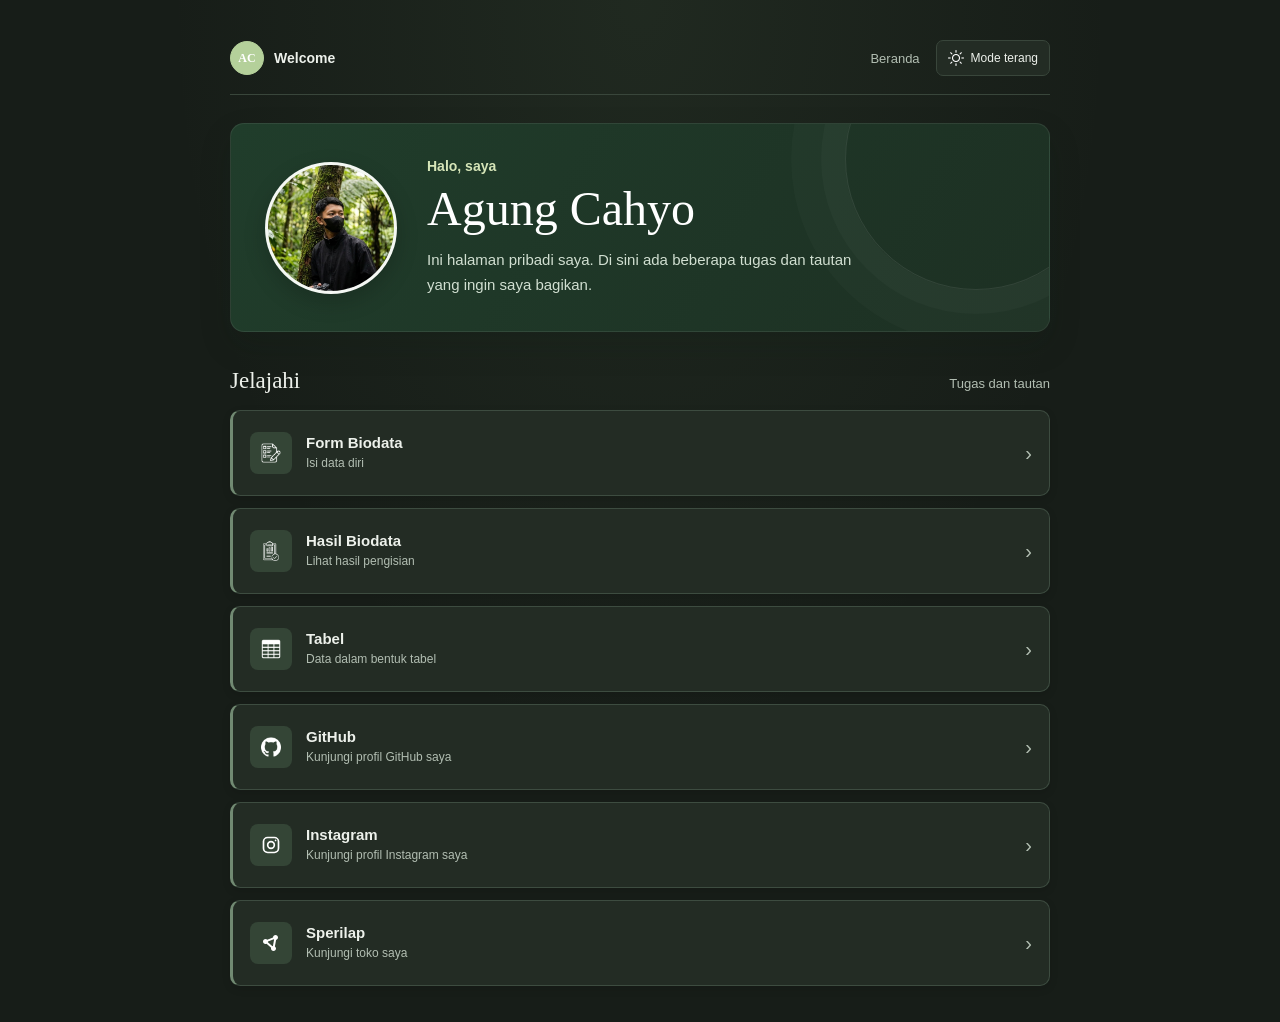
<file: index.html>
<!DOCTYPE html>
<html lang="id">
<head>
    <meta charset="UTF-8">
    <meta name="viewport" content="width=device-width, initial-scale=1.0">
    <title>Agung Cahyo | Menu Biodata</title>
    <link rel="stylesheet" href="style.css">
    <script src="script.js" defer></script>
</head>
<body>

    <div
        class="loading-screen"
        id="loading-screen"
        role="status"
        aria-label="Memuat halaman"
    >
        <span class="loading-logo" aria-hidden="true">AC</span>
        <div class="loading-track" aria-hidden="true">
            <div class="loading-progress"></div>
        </div>
    </div>

    <main class="container">
        <header class="topbar">
            <div class="brand">
                <button
                    class="brand-mark"
                    id="dark-mode-trigger"
                    type="button"
                    aria-label="Aktifkan mode gelap"
                    title="Aktifkan mode gelap"
                >
                    AC
                </button>
                <span>Welcome</span>
            </div>

            <div class="header-actions">
                <span class="status">Beranda</span>
                <button class="theme-toggle" id="theme-toggle" type="button" aria-pressed="false">
                    <span class="theme-toggle-icon" aria-hidden="true">
                        <img src="moon-icon.png" alt="">
                    </span>
                    <span class="theme-toggle-label" id="theme-toggle-label">Mode gelap</span>
                </button>
            </div>
        </header>

        <section class="profile" aria-labelledby="profile-title">
            <div class="photo-picker">
                <img id="profile-image" src="ac02.jpeg" alt="Foto profil Agung Cahyo">
            </div>

            <div>
                <p class="eyebrow">Halo, saya</p>
                <h1 id="profile-title">Agung Cahyo</h1>
                <p class="profile-copy">Ini halaman pribadi saya. Di sini ada beberapa tugas dan tautan yang ingin saya bagikan.</p>
            </div>
        </section>

        <section class="menu-section" aria-labelledby="menu-title">
            <div class="section-heading">
                <h2 id="menu-title">Jelajahi</h2>
                <span>Tugas dan tautan</span>
            </div>

            <nav class="menu-list" aria-label="Menu utama">
                <a href="form_biodata.html" class="menu-item">
                    <span class="menu-icon" aria-hidden="true">
                        <img class="menu-icon-image" src="form-biodata.png" alt="">
                    </span>
                    <span class="menu-copy">
                        <span class="menu-label">Form Biodata</span>
                        <span class="menu-description">Isi data diri</span>
                    </span>
                    <span class="menu-arrow" aria-hidden="true">&rsaquo;</span>
                </a>
                <a href="hasil_biodata.html" class="menu-item">
                    <span class="menu-icon" aria-hidden="true">
                        <img class="menu-icon-image" src="hasil-biodata.png" alt="">
                    </span>
                    <span class="menu-copy">
                        <span class="menu-label">Hasil Biodata</span>
                        <span class="menu-description">Lihat hasil pengisian</span>
                    </span>
                    <span class="menu-arrow" aria-hidden="true">&rsaquo;</span>
                </a>
                <a href="tabel.html" class="menu-item">
                    <span class="menu-icon" aria-hidden="true">
                        <img class="menu-icon-image" src="tabel.png" alt="">
                    </span>
                    <span class="menu-copy">
                        <span class="menu-label">Tabel</span>
                        <span class="menu-description">Data dalam bentuk tabel</span>
                    </span>
                    <span class="menu-arrow" aria-hidden="true">&rsaquo;</span>
                </a>
                <a
                    href="https://github.com/AgungCahyo02"
                    class="menu-item"
                    target="_blank"
                    rel="noopener noreferrer"
                >
                    <span class="menu-icon" aria-hidden="true">
                        <img class="menu-icon-image" src="github-icon.png" alt="">
                    </span>
                    <span class="menu-copy">
                        <span class="menu-label">GitHub</span>
                        <span class="menu-description">Kunjungi profil GitHub saya</span>
                    </span>
                    <span class="menu-arrow" aria-hidden="true">&rsaquo;</span>
                </a>
                <a
                    href="https://www.instagram.com/ac02321?stkn=aDN0aTdsM3E1M2xr"
                    class="menu-item"
                    target="_blank"
                    rel="noopener noreferrer"
                >
                    <span class="menu-icon" aria-hidden="true">
                        <img class="menu-icon-image" src="instagram-icon.svg" alt="">
                    </span>
                    <span class="menu-copy">
                        <span class="menu-label">Instagram</span>
                        <span class="menu-description">Kunjungi profil Instagram saya</span>
                    </span>
                    <span class="menu-arrow" aria-hidden="true">&rsaquo;</span>
                </a>
                <a
                    href="https://katalog-sperilap.vercel.app/"
                    class="menu-item"
                    target="_blank"
                    rel="noopener noreferrer"
                >
                    <span class="menu-icon" aria-hidden="true">
                        <img class="menu-icon-image" src="web-ico.svg" alt="">
                    </span>
                    <span class="menu-copy">
                        <span class="menu-label">Sperilap</span>
                        <span class="menu-description">Kunjungi toko saya</span>
                    </span>
                    <span class="menu-arrow" aria-hidden="true">&rsaquo;</span>
                </a>
            </nav>
        </section>
    </main>

</body>
</html>
</file>
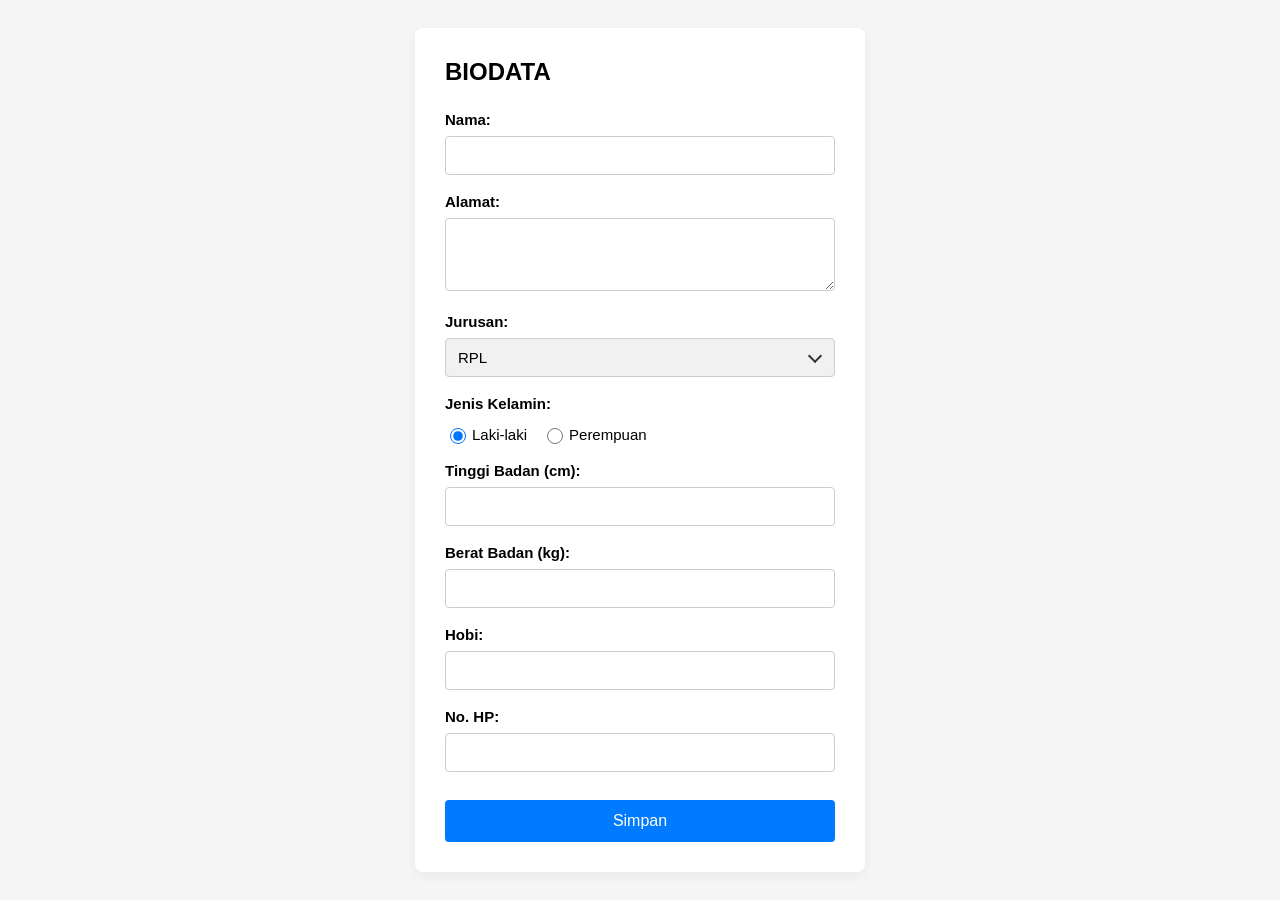
<file: form_biodata.html>
<!DOCTYPE html>
<html lang="id">
<head>
    <meta charset="UTF-8">
    <meta name="viewport" content="width=device-width, initial-scale=1.0">
    <title>Biodata Form</title>
    <style>
        * {
            box-sizing: border-box;
            font-family: -apple-system, BlinkMacSystemFont, "Segoe UI", Roboto, Arial, sans-serif;
        }
        body {
            background-color: #f5f5f5;
            display: flex;
            justify-content: center;
            align-items: center;
            min-height: 100vh;
            margin: 0;
            padding: 20px;
        }
        .card {
            background: #ffffff;
            width: 100%;
            max-width: 450px;
            padding: 30px;
            border-radius: 8px;
            box-shadow: 0 4px 12px rgba(0,0,0,0.05);
        }
        h1 {
            font-size: 24px;
            font-weight: 700;
            margin-top: 0;
            margin-bottom: 25px;
        }
        .form-group {
            margin-bottom: 18px;
        }
        label {
            display: block;
            font-weight: 700;
            margin-bottom: 8px;
            font-size: 15px;
        }
        input[type="text"],
        input[type="number"],
        textarea {
            width: 100%;
            padding: 10px 12px;
            border: 1px solid #ccc;
            border-radius: 4px;
            font-size: 15px;
            outline: none;
            background: #fff;
        }
        
        .select-wrapper {
            position: relative;
            width: 100%;
        }
        .select-wrapper select {
            width: 100%;
            padding: 10px 12px;
            border: 1px solid #ccc;
            border-radius: 4px;
            font-size: 15px;
            outline: none;
            background: #f1f1f1;
            -webkit-appearance: none;
            -moz-appearance: none;
            appearance: none;
            cursor: pointer;
            padding-right: 35px;
        }
        .select-wrapper::after {
            content: "";
            position: absolute;
            right: 15px;
            top: 50%;
            transform: translateY(-50%);
            width: 8px;
            height: 8px;
            border-right: 2px solid #333;
            border-bottom: 2px solid #333;
            transform: translateY(-70%) rotate(45deg);
            pointer-events: none;
        }

        input:focus, textarea:focus, .select-wrapper select:focus {
            border-color: #007bff;
        }
        .radio-group {
            display: flex;
            gap: 15px;
            align-items: center;
            padding-top: 5px;
        }
        .radio-label {
            display: flex;
            align-items: center;
            font-weight: normal;
            font-size: 15px;
            cursor: pointer;
            margin: 0;
        }
        .radio-label input {
            margin-right: 6px;
            width: 16px;
            height: 16px;
        }
        .btn-submit {
            width: 100%;
            background-color: #007bff;
            color: white;
            border: none;
            padding: 12px;
            font-size: 16px;
            font-weight: 500;
            border-radius: 4px;
            cursor: pointer;
            margin-top: 10px;
        }
        .btn-submit:hover {
            background-color: #0056b3;
        }
    </style>
</head>
<body>

    <div class="card">
        <h1>BIODATA</h1>

        <form id="biodataForm">
            <div class="form-group">
                <label>Nama:</label>
                <input type="text" id="nama" required>
            </div>

            <div class="form-group">
                <label>Alamat:</label>
                <textarea id="alamat" rows="3" required></textarea>
            </div>

            <div class="form-group">
                <label>Jurusan:</label>
                <div class="select-wrapper">
                    <select id="jurusan">
                        <option value="RPL">RPL</option>
                        <option value="TKJ">TKJ</option>
                        <option value="TSM">TSM</option>
                        <option value="TEI">TEI</option>
                        <option value="TKR">TKR</option>
                    </select>
                </div>
            </div>

            <div class="form-group">
                <label>Jenis Kelamin:</label>
                <div class="radio-group">
                    <label class="radio-label">
                        <input type="radio" name="jk" value="Laki-laki" checked> Laki-laki
                    </label>
                    <label class="radio-label">
                        <input type="radio" name="jk" value="Perempuan"> Perempuan
                    </label>
                </div>
            </div>

            <div class="form-group">
                <label>Tinggi Badan (cm):</label>
                <input type="number" id="tinggi" required>
            </div>

            <div class="form-group">
                <label>Berat Badan (kg):</label>
                <input type="number" id="berat" required>
            </div>

            <div class="form-group">
                <label>Hobi:</label>
                <input type="text" id="hobi" required>
            </div>

            <div class="form-group">
                <label>No. HP:</label>
                <input type="text" id="nohp">
            </div>

            <button type="submit" class="btn-submit">Simpan</button>
        </form>
    </div>

    <script>
        const form = document.getElementById('biodataForm');
        const nohpInput = document.getElementById('nohp');

        nohpInput.addEventListener('input', function() {
            let val = this.value.replace(/\D/g, ''); 
            if (val.length > 13) {
                val = val.substring(0, 13);
            }
            this.value = val;
        });

        form.addEventListener('submit', function(e) {
            e.preventDefault();

            const dataBiodata = {
                nama: document.getElementById('nama').value,
                alamat: document.getElementById('alamat').value,
                jurusan: document.getElementById('jurusan').value,
                jk: document.querySelector('input[name="jk"]:checked').value,
                tinggi: document.getElementById('tinggi').value,
                berat: document.getElementById('berat').value,
                hobi: document.getElementById('hobi').value,
                nohp: nohpInput.value
            };

            localStorage.setItem('biodata', JSON.stringify(dataBiodata));
            window.location.href = 'hasil_biodata.html';
        });
    </script>
</body>
</html>
</file>
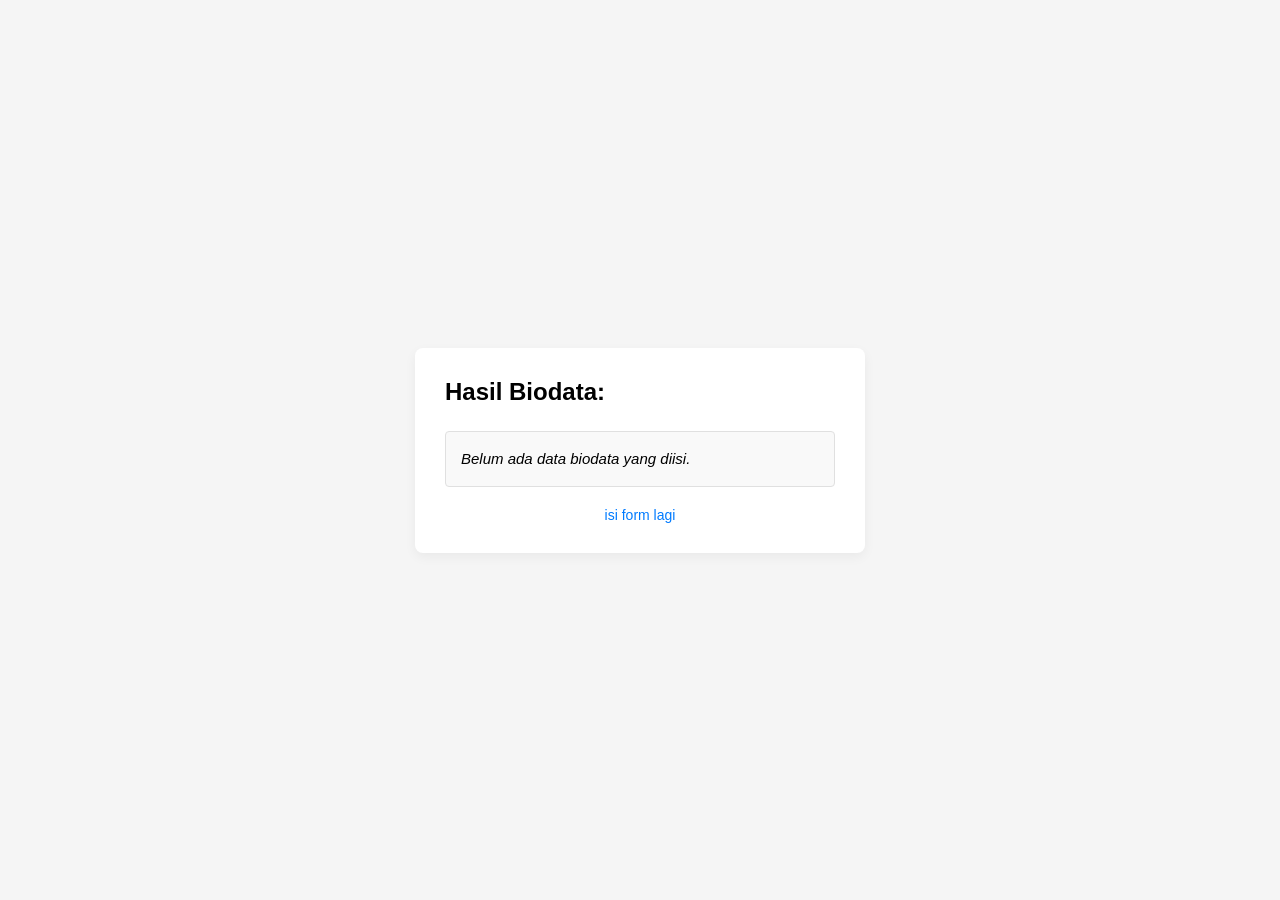
<file: hasil_biodata.html>
<!DOCTYPE html>
<html lang="id">
<head>
    <meta charset="UTF-8">
    <meta name="viewport" content="width=device-width, initial-scale=1.0">
    <title>Hasil Biodata</title>
    <style>
        * {
            box-sizing: border-box;
            font-family: -apple-system, BlinkMacSystemFont, "Segoe UI", Roboto, Arial, sans-serif;
        }
        body {
            background-color: #f5f5f5;
            display: flex;
            justify-content: center;
            align-items: center;
            min-height: 100vh;
            margin: 0;
            padding: 20px;
        }
        .card {
            background: #ffffff;
            width: 100%;
            max-width: 450px;
            padding: 30px;
            border-radius: 8px;
            box-shadow: 0 4px 12px rgba(0,0,0,0.05);
        }
        h1 {
            font-size: 24px;
            font-weight: 700;
            margin-top: 0;
            margin-bottom: 25px;
        }
        .result-box {
            background: #f9f9f9;
            border: 1px solid #e0e0e0;
            padding: 15px;
            border-radius: 4px;
            margin-bottom: 20px;
            font-size: 15px;
            line-height: 1.6;
        }
        .btn-reset {
            display: block;
            text-align: center;
            color: #007bff;
            text-decoration: none;
            font-size: 14px;
            font-weight: 500;
            cursor: pointer;
        }
        .btn-reset:hover {
            text-decoration: underline;
        }
    </style>
</head>
<body>

    <div class="card">
        <h1>Hasil Biodata:</h1>

        <div class="result-box" id="outputTeks"></div>

        <a href="form_biodata.html" class="btn-reset">isi form lagi</a>
    </div>

    <script>
        const outputTeks = document.getElementById('outputTeks');
        const dataMentah = localStorage.getItem('biodata');

        if (dataMentah) {
            const data = JSON.parse(dataMentah);
            outputTeks.innerHTML = `
                <b>Nama:</b> ${data.nama}<br>
                <b>Alamat:</b> ${data.alamat}<br>
                <b>Jurusan:</b> ${data.jurusan}<br>
                <b>Jenis Kelamin:</b> ${data.jk}<br>
                <b>Tinggi Badan:</b> ${data.tinggi} cm<br>
                <b>Berat Badan:</b> ${data.berat} kg<br>
                <b>Hobi:</b> ${data.hobi}<br>
                <b>No. HP:</b> ${data.nohp}
            `;
        } else {
            outputTeks.innerHTML = `<i>Belum ada data biodata yang diisi.</i>`;
        }
    </script>
</body>
</html>
</file>
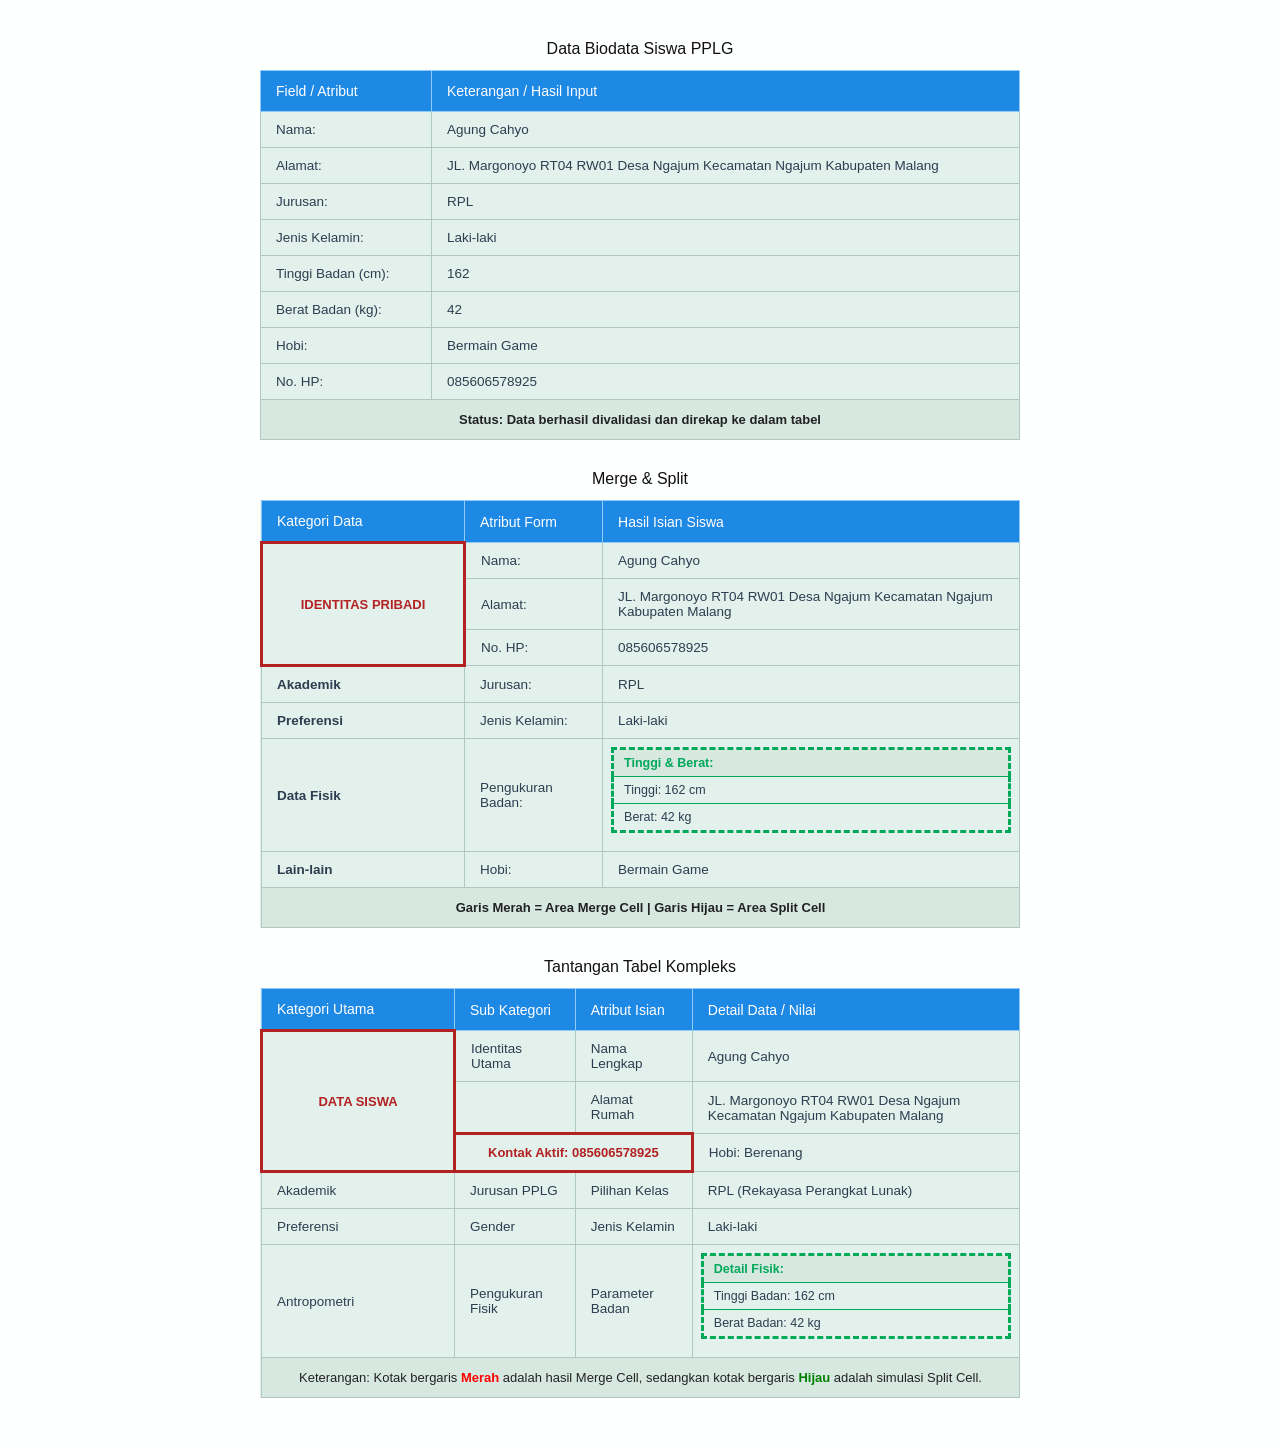
<file: tabel.html>
<!DOCTYPE html>
<html lang="id">
<head>
    <meta charset="UTF-8">
    <meta name="viewport" content="width=device-width, initial-scale=1.0">
    <title>Biodata Siswa PPLG</title>
    <style>
        body {
            font-family: Arial, sans-serif;
            background-color: #feffff;
            margin: 0;
            padding: 40px 20px;
            display: flex;
            justify-content: center;
        }
        .wrapper {
            width: 760px;
        }
        h2, .sub-judul {
            text-align: center;
            font-size: 16px;
            color: #111;
            margin-top: 30px;
            margin-bottom: 12px;
            font-weight: normal;
        }
        h2:first-of-type {
            margin-top: 0;
        }
        table {
            width: 100%;
            border-collapse: collapse;
            background-color: #e3f1ec;
            margin-bottom: 10px;
        }
        th {
            background-color: #1e88e5;
            color: white;
            border: 1px solid #90caf9;
            padding: 12px 15px;
            text-align: left;
            font-size: 14px;
            font-weight: normal;
        }
        td {
            border: 1px solid #b0c9c0;
            padding: 10px 15px;
            color: #2c3e50;
            font-size: 13.5px;
            vertical-align: middle;
        }
        .tabel-utama td:first-child {
            width: 140px;
        }
        .cell-merge {
            border: 3px solid #b22222 !important;
            text-align: center;
            font-weight: bold;
            color: #b22222;
            font-size: 13px;
        }
        .cell-merge span {
            font-size: 11px;
            font-weight: normal;
            display: block;
            margin-top: 4px;
        }
        .tabel-split {
            width: 100%;
            border-collapse: collapse;
            border: 3px dashed #00a859 !important;
        }
        .tabel-split td {
            border: 1px solid #00a859 !important;
            padding: 6px 10px;
            font-size: 12.5px;
            color: #2c3e50;
        }
        .split-title {
            font-weight: bold;
            color: #00a859 !important;
            background-color: #d7e8e1;
        }
        .footer-tabel {
            text-align: center;
            font-size: 13px;
            color: #222;
            background-color: #d7e8e1;
            padding: 12px;
        }
    </style>
</head>
<body>
    <div class="wrapper">
        <h2>Data Biodata Siswa PPLG</h2>
        <table class="tabel-utama">
            <tr>
                <th>Field / Atribut</th>
                <th>Keterangan / Hasil Input</th>
            </tr>
            <tr>
                <td>Nama:</td>
                <td>Agung Cahyo</td>
            </tr>
            <tr>
                <td>Alamat:</td>
                <td>JL. Margonoyo RT04 RW01 Desa Ngajum Kecamatan Ngajum Kabupaten Malang</td>
            </tr>
            <tr>
                <td>Jurusan:</td>
                <td>RPL</td>
            </tr>
            <tr>
                <td>Jenis Kelamin:</td>
                <td>Laki-laki</td>
            </tr>
            <tr>
                <td>Tinggi Badan (cm):</td>
                <td>162</td>
            </tr>
            <tr>
                <td>Berat Badan (kg):</td>
                <td>42</td>
            </tr>
            <tr>
                <td>Hobi:</td>
                <td>Bermain Game</td>
            </tr>
            <tr>
                <td>No. HP:</td>
                <td>085606578925</td>
            </tr>
            <tr>
                <td colspan="2" class="footer-tabel" style="font-weight: bold;">
                    Status: Data berhasil divalidasi dan direkap ke dalam tabel
                </td>
            </tr>
        </table>

        <div class="sub-judul">Merge & Split</div>
        <table>
            <tr>
                <th>Kategori Data</th>
                <th>Atribut Form</th>
                <th>Hasil Isian Siswa</th>
            </tr>
            <tr>
                <td rowspan="3" class="cell-merge" style="width: 170px;">
                    IDENTITAS PRIBADI
                </td>
                <td>Nama:</td>
                <td>Agung Cahyo</td>
            </tr>
            <tr>
                <td>Alamat:</td>
                <td>JL. Margonoyo RT04 RW01 Desa Ngajum Kecamatan Ngajum Kabupaten Malang</td>
            </tr>
            <tr>
                <td>No. HP:</td>
                <td>085606578925</td>
            </tr>
            <tr>
                <td><b>Akademik</b></td>
                <td>Jurusan:</td>
                <td>RPL</td>
            </tr>
            <tr>
                <td><b>Preferensi</b></td>
                <td>Jenis Kelamin:</td>
                <td>Laki-laki</td>
            </tr>
            <tr>
                <td><b>Data Fisik</b></td>
                <td>Pengukuran Badan:</td>
                <td style="padding: 8px;">
                    <table class="tabel-split">
                        <tr>
                            <td class="split-title">Tinggi & Berat:</td>
                        </tr>
                        <tr>
                            <td>Tinggi: 162 cm</td>
                        </tr>
                        <tr>
                            <td>Berat: 42 kg</td>
                        </tr>
                    </table>
                </td>
            </tr>
            <tr>
                <td><b>Lain-lain</b></td>
                <td>Hobi:</td>
                <td>Bermain Game</td>
            </tr>
            <tr>
                <td colspan="3" class="footer-tabel" style="font-weight: bold;">
                    Garis Merah = Area Merge Cell | Garis Hijau = Area Split Cell
                </td>
            </tr>
        </table>

        <h2>Tantangan Tabel Kompleks</h2>
        <table>
            <tr>
                <th>Kategori Utama</th>
                <th>Sub Kategori</th>
                <th>Atribut Isian</th>
                <th>Detail Data / Nilai</th>
            </tr>
            <tr>
                <td rowspan="3" class="cell-merge" style="width: 160px;">
                    DATA SISWA
                </td>
                <td>Identitas Utama</td>
                <td>Nama Lengkap</td>
                <td>Agung Cahyo</td>
            </tr>
            <tr>
                <td></td>
                <td>Alamat Rumah</td>
                <td>JL. Margonoyo RT04 RW01 Desa Ngajum Kecamatan Ngajum Kabupaten Malang</td>
            </tr>
            <tr>
                <td colspan="2" class="cell-merge">
                    Kontak Aktif: 085606578925
                </td>
                <td>Hobi: Berenang</td>
            </tr>
            <tr>
                <td>Akademik</td>
                <td>Jurusan PPLG</td>
                <td>Pilihan Kelas</td>
                <td>RPL (Rekayasa Perangkat Lunak)</td>
            </tr>
            <tr>
                <td>Preferensi</td>
                <td>Gender</td>
                <td>Jenis Kelamin</td>
                <td>Laki-laki</td>
            </tr>
            <tr>
                <td>Antropometri</td>
                <td>Pengukuran Fisik</td>
                <td>Parameter Badan</td>
                <td style="padding: 8px;">
                    <table class="tabel-split">
                        <tr>
                            <td class="split-title">Detail Fisik:</td>
                        </tr>
                        <tr>
                            <td>Tinggi Badan: 162 cm</td>
                        </tr>
                        <tr>
                            <td>Berat Badan: 42 kg</td>
                        </tr>
                    </table>
                </td>
            </tr>
            <tr>
                <td colspan="4" class="footer-tabel">
                    Keterangan: Kotak bergaris <span style="color: red; font-weight: bold;">Merah</span> adalah hasil Merge Cell, sedangkan kotak bergaris <span style="color: green; font-weight: bold;">Hijau</span> adalah simulasi Split Cell.
                </td>
            </tr>
        </table>
    </div>
</body>
</html>
</file>
<file: style.css>
:root {
    color-scheme: light;
    --background: #f2f4ef;
    --surface: #fff;
    --line: #d9e1d6;
    --text: #263329;
    --muted: #68756a;
    --accent: #3f6549;
    --accent-soft: #e8efe6;
    --forest: #294c35;
    --forest-muted: #d1dfd1;
    --surface-hover: #f9fbf8;
    --card-border: #d4dfd2;
    --card-border-hover: #a8bba7;
    --shadow: rgba(38, 51, 41, 0.035);
    --shadow-raised: rgba(38, 51, 41, 0.08);
    --page-glow: rgba(63, 101, 73, 0.08);
    --forest-deep: #203d2b;
}

:root[data-theme="dark"] {
    color-scheme: dark;
    --background: #171d18;
    --surface: #232c24;
    --line: #39463b;
    --text: #edf1eb;
    --muted: #b2beb2;
    --accent: #b4d09a;
    --accent-soft: #344536;
    --forest: #203d2b;
    --forest-muted: #d1dfd1;
    --surface-hover: #2a352c;
    --card-border: #3d4c40;
    --card-border-hover: #718a72;
    --shadow: rgba(0, 0, 0, 0.12);
    --shadow-raised: rgba(0, 0, 0, 0.24);
    --page-glow: rgba(113, 151, 105, 0.1);
    --forest-deep: #1d3023;
}

* {
    box-sizing: border-box;
}

body {
    display: flex;
    justify-content: center;
    min-height: 100vh;
    margin: 0;
    padding: 36px 24px;
    background:
        radial-gradient(ellipse at 50% 0, var(--page-glow), transparent 52%),
        var(--background);
    color: var(--text);
    font-family: "Segoe UI", Tahoma, sans-serif;
    transition: background-color 260ms ease, color 260ms ease;
}

.loading-screen {
    position: fixed;
    z-index: 10;
    inset: 0;
    display: flex;
    flex-direction: column;
    justify-content: center;
    align-items: center;
    gap: 20px;
    background: var(--background);
    transition: opacity 300ms ease, visibility 300ms ease;
}

.loading-screen.is-hidden {
    visibility: hidden;
    opacity: 0;
}

.loading-logo {
    color: var(--accent);
    font-family: Georgia, "Times New Roman", serif;
    font-size: 48px;
    font-weight: 700;
}

.loading-track {
    width: min(160px, 45vw);
    height: 3px;
    overflow: hidden;
    background: var(--line);
}

.loading-progress {
    width: 35%;
    height: 100%;
    background: var(--accent);
    animation: loading-progress 1.1s ease-in-out infinite alternate;
}

.loading-progress.is-complete {
    width: 100%;
    animation: none;
    transition: width 250ms ease;
}

@keyframes loading-progress {
    from { transform: translateX(-10%); }
    to { transform: translateX(200%); }
}

.container {
    width: 100%;
    max-width: 820px;
    margin: auto 0;
}

.topbar {
    display: flex;
    justify-content: space-between;
    align-items: center;
    gap: 16px;
    padding: 4px 0 18px;
    border-bottom: 1px solid var(--line);
}

.brand {
    display: flex;
    align-items: center;
    gap: 10px;
    font-size: 14px;
    font-weight: 600;
}

.brand-mark {
    display: grid;
    width: 34px;
    height: 34px;
    place-items: center;
    padding: 0;
    border: 1px solid var(--accent);
    border-radius: 50%;
    background: var(--accent);
    color: #fff;
    font-family: Georgia, "Times New Roman", serif;
    font-size: 12px;
    font-weight: 600;
    cursor: pointer;
    transition: transform 180ms ease, box-shadow 180ms ease;
}

.brand-mark:hover {
    transform: scale(1.08);
    box-shadow: 0 0 0 4px var(--accent-soft);
}

.brand-mark:active {
    transform: scale(0.96);
}

.brand-mark:focus-visible {
    outline: 2px solid var(--accent);
    outline-offset: 4px;
}

.theme-reveal {
    position: fixed;
    z-index: 20;
    inset: 0;
    pointer-events: none;
    transition: clip-path 720ms cubic-bezier(0.22, 1, 0.36, 1);
}

.container > * {
    animation: content-enter 500ms ease both;
}

.container > :nth-child(2) {
    animation-delay: 70ms;
}

.container > :nth-child(3) {
    animation-delay: 140ms;
}

@keyframes content-enter {
    from {
        opacity: 0;
        transform: translateY(8px);
    }

    to {
        opacity: 1;
        transform: translateY(0);
    }
}

.status {
    color: var(--muted);
    font-size: 13px;
}

.header-actions {
    display: flex;
    align-items: center;
    gap: 16px;
}

.theme-toggle {
    display: inline-flex;
    align-items: center;
    justify-content: center;
    gap: 7px;
    min-height: 36px;
    padding: 7px 11px;
    border: 1px solid var(--line);
    border-radius: 7px;
    background: var(--surface);
    color: var(--text);
    font: inherit;
    font-size: 12px;
    cursor: pointer;
    transition: background-color 180ms ease, border-color 180ms ease, color 180ms ease;
}

.theme-toggle:hover {
    border-color: var(--accent);
    background: var(--accent-soft);
}

.theme-toggle:focus-visible {
    outline: 2px solid var(--accent);
    outline-offset: 3px;
}

.theme-toggle-icon {
    display: grid;
    width: 16px;
    height: 16px;
    place-items: center;
}

.theme-toggle-icon img {
    display: block;
    width: 16px;
    height: 16px;
    object-fit: contain;
    color: var(--accent);
    filter: brightness(0) saturate(100%) invert(35%) sepia(12%) saturate(1078%) hue-rotate(81deg) brightness(93%) contrast(87%);
}

:root[data-theme="dark"] .theme-toggle-icon img {
    filter: brightness(0) invert(1);
}

.profile {
    position: relative;
    isolation: isolate;
    display: grid;
    grid-template-columns: 132px 1fr;
    align-items: center;
    gap: 30px;
    margin-top: 28px;
    overflow: hidden;
    padding: 34px;
    border: 1px solid rgba(255, 255, 255, 0.08);
    border-radius: 14px;
    background: linear-gradient(120deg, var(--forest), var(--forest-deep));
    color: #fff;
    box-shadow: 0 14px 32px rgba(14, 30, 19, 0.16);
}

.profile::after {
    position: absolute;
    z-index: -1;
    top: -96px;
    right: -58px;
    width: 260px;
    height: 260px;
    border: 1px solid rgba(255, 255, 255, 0.09);
    border-radius: 50%;
    box-shadow:
        0 0 0 24px rgba(255, 255, 255, 0.025),
        0 0 0 54px rgba(255, 255, 255, 0.02);
    content: "";
}

.photo-picker {
    width: 132px;
    height: 132px;
    overflow: hidden;
    border: 3px solid rgba(255, 255, 255, 0.72);
    border-radius: 50%;
    background: #dce6d9;
    box-shadow: 0 8px 22px rgba(0, 0, 0, 0.18);
}

.photo-picker img {
    display: block;
    width: 100%;
    height: 100%;
    object-fit: cover;
}

.eyebrow {
    margin: 0 0 8px;
    color: #d6e5b8;
    font-size: 14px;
    font-weight: 600;
}

.profile h1 {
    margin: 0;
    color: #fff;
    font-family: Georgia, "Times New Roman", serif;
    font-size: clamp(36px, 6vw, 48px);
    font-weight: 500;
    line-height: 1.12;
}

.profile-copy {
    max-width: 440px;
    margin: 12px 0 0;
    color: var(--forest-muted);
    font-size: 15px;
    line-height: 1.65;
}

.menu-section {
    padding-top: 36px;
}

.section-heading {
    display: flex;
    justify-content: space-between;
    align-items: baseline;
    gap: 12px;
    margin-bottom: 16px;
}

.section-heading h2 {
    margin: 0;
    font-family: Georgia, "Times New Roman", serif;
    font-size: 23px;
    font-weight: 500;
}

.section-heading > span {
    color: var(--muted);
    font-size: 13px;
}

.menu-list {
    display: grid;
    grid-template-columns: 1fr;
    gap: 12px;
}

.menu-item {
    display: flex;
    align-items: center;
    gap: 14px;
    min-height: 86px;
    padding: 15px 17px;
    border: 1px solid var(--card-border);
    border-left: 3px solid var(--card-border-hover);
    border-radius: 10px;
    background: var(--surface);
    color: var(--text);
    text-decoration: none;
    box-shadow: 0 3px 9px var(--shadow);
    transition: border-color 180ms ease, background-color 180ms ease, transform 180ms ease, box-shadow 180ms ease;
}

.menu-item:hover {
    transform: translateY(-3px);
    border-color: var(--card-border-hover);
    border-left-color: var(--accent);
    background: var(--surface-hover);
    box-shadow: 0 9px 20px var(--shadow-raised);
}

.menu-item:focus-visible {
    outline: 2px solid var(--accent);
    outline-offset: 3px;
}

.menu-icon {
    display: grid;
    flex: 0 0 42px;
    width: 42px;
    height: 42px;
    place-items: center;
    border-radius: 8px;
    background: var(--accent-soft);
    color: var(--accent);
    font-size: 17px;
}

.menu-icon-image {
    display: block;
    width: 20px;
    height: 20px;
    object-fit: contain;
    filter: brightness(0) saturate(100%) invert(35%) sepia(12%) saturate(1078%) hue-rotate(81deg) brightness(93%) contrast(87%);
}

:root[data-theme="dark"] .menu-icon-image {
    filter: brightness(0) invert(1);
}

.menu-label {
    display: block;
    font-size: 15px;
    font-weight: 600;
}

.menu-copy {
    flex: 1;
    min-width: 0;
}

.menu-description {
    display: block;
    margin-top: 4px;
    color: var(--muted);
    font-size: 12px;
    font-weight: 400;
    line-height: 1.4;
}

.menu-arrow {
    color: var(--muted);
    font-size: 20px;
    transition: color 160ms ease, transform 160ms ease;
}



.menu-item:hover .menu-arrow {
    transform: translateX(2px);
    color: var(--accent);
}

@media (max-width: 560px) {
    body {
        padding: 24px 18px;
    }

    .profile {
        grid-template-columns: 88px 1fr;
        gap: 18px;
        margin-top: 22px;
        padding: 22px 18px;
    }

    .photo-picker {
        width: 88px;
        height: 88px;
    }

    .profile h1 {
        font-size: 34px;
    }

    .profile-copy {
        font-size: 14px;
        line-height: 1.5;
    }

    .menu-list {
        gap: 9px;
    }

    .menu-section {
        padding-top: 26px;
    }

    .header-actions {
        gap: 9px;
    }

    .status {
        display: none;
    }

    .theme-toggle {
        min-height: 34px;
        padding: 6px 9px;
    }
}

@media (prefers-reduced-motion: reduce) {
    .container > * {
        animation: none;
    }

    .loading-progress {
        animation: none;
    }

    *,
    *::before,
    *::after {
        scroll-behavior: auto !important;
        transition-duration: 0.01ms !important;
    }
}
</file>
